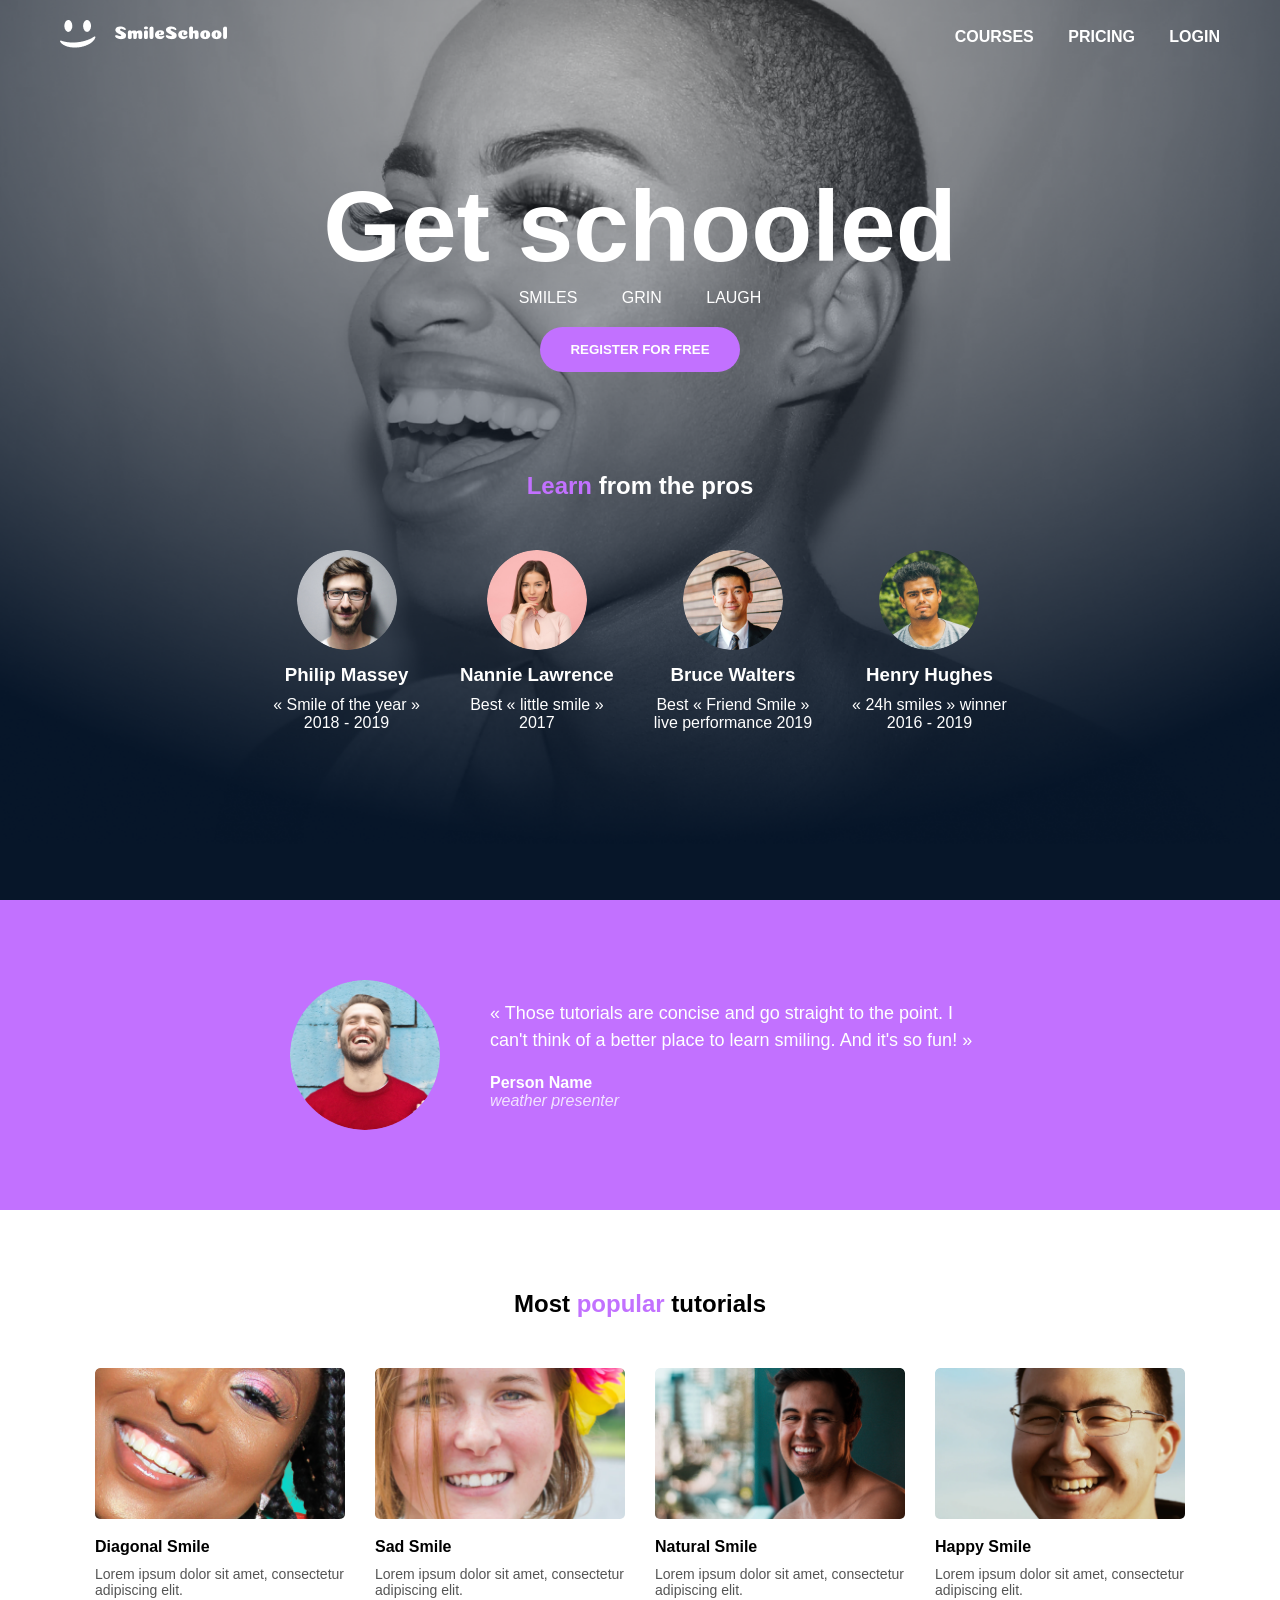
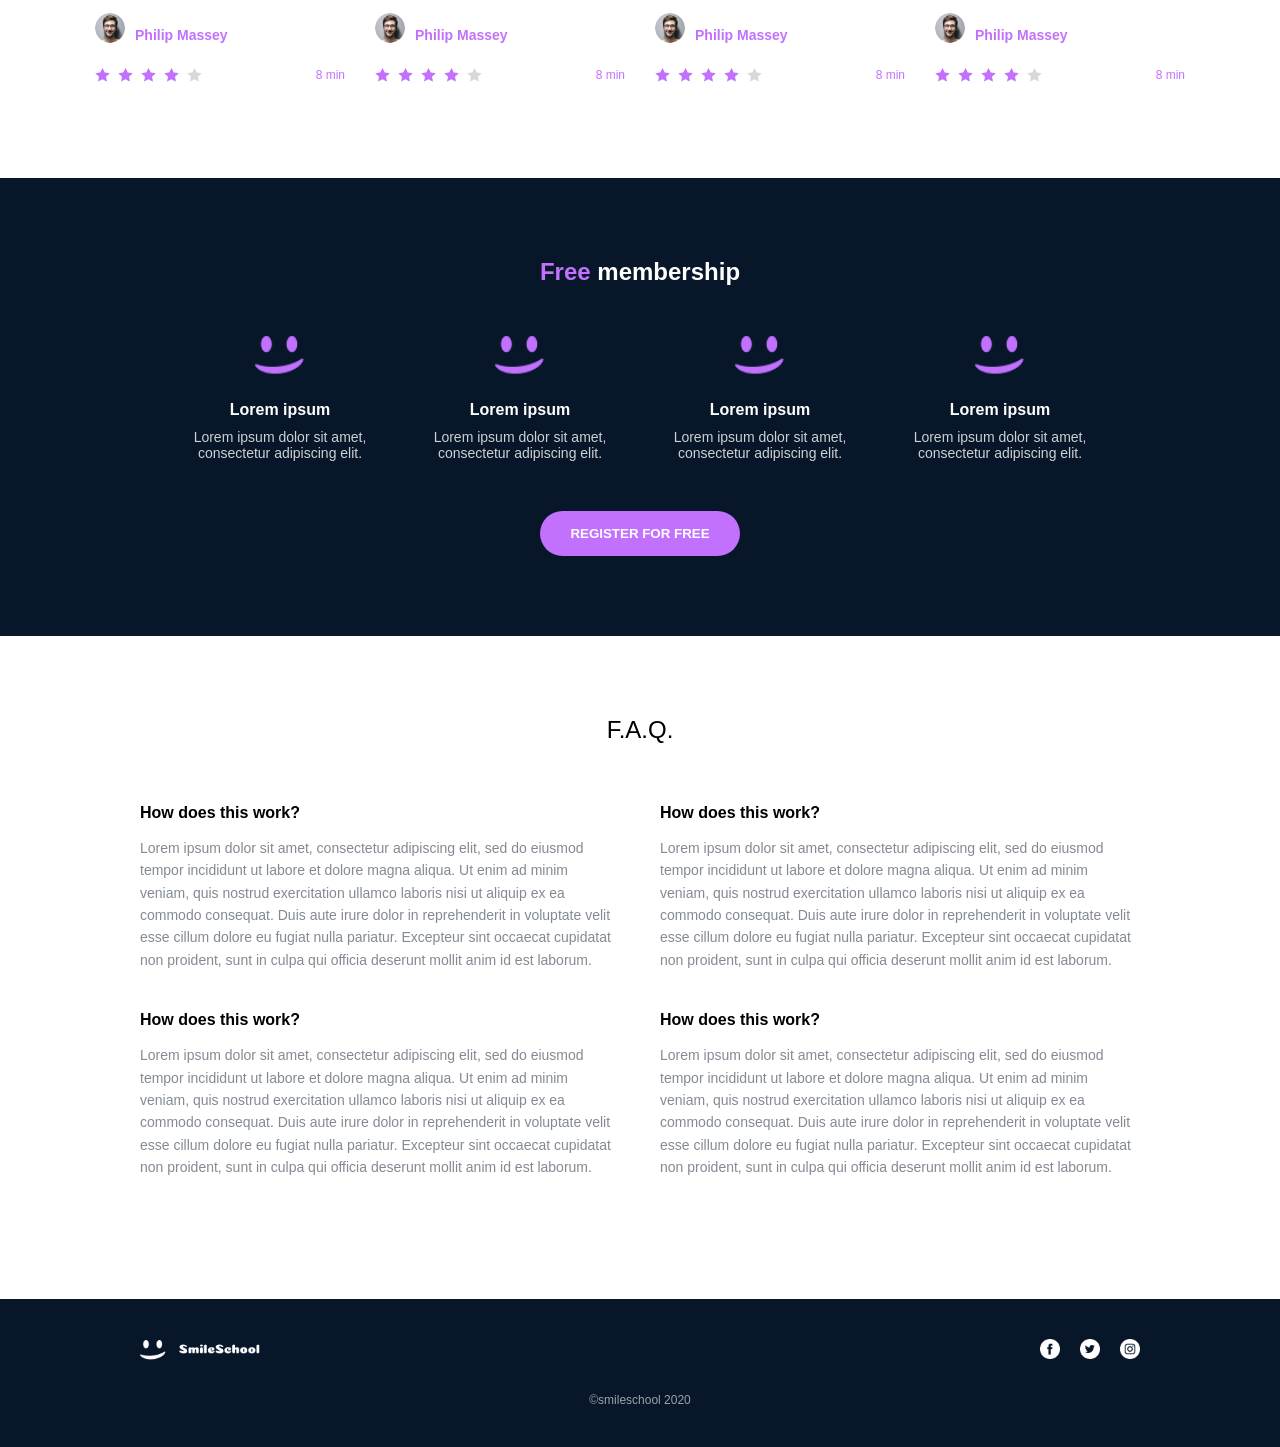
<file: css_advanced/index.html>
<!DOCTYPE html> 
<html lang="en">

<head>
    <meta charset="UTF-8">
    <meta name="viewport" content="width=device-width, initial-scale=1.0">
    <link rel="stylesheet" href="styles.css">
    <title>SmileSchool</title>
</head>

<body>

    <!-- Header -->
    <header class="header">
        <a href="#">
            <img src="assets/logo.png" alt="Logo">
        </a>

        <nav>
            <a href="#">COURSES</a>
            <a href="#">PRICING</a>
            <a href="#">LOGIN</a>
        </nav>
    </header>

    <!-- MAIN -->
    <main>
        <section class="hero">

            <!-- HERO / BANNER -->
            <div class="hero-content">
                <h1>Get schooled</h1>

                <p><span>SMILES</span> <span>GRIN</span> <span>LAUGH</span></p>

                <button>REGISTER FOR FREE</button>
            </div>

            <!-- PROS SECTION -->
            <div class="pros">
                <h2><span class="learn">Learn</span> from the pros</h2>

                <div class="pros-list">
                    <!-- Person 1 -->
                    <div class="pro">
                        <img src="assets/philip.png" alt="Philip Massey">
                        <h3>Philip Massey</h3>
                        <p>« Smile of the year »<br>2018 - 2019</p>
                    </div>

                    <!-- Person 2 -->
                    <div class="pro">
                        <img src="assets/nannie.png" alt="Nannie Lawrence">
                        <h3>Nannie Lawrence</h3>
                        <p>Best « little smile »<br>2017</p>
                    </div>

                    <!-- Person 3 -->
                    <div class="pro">
                        <img src="assets/bruce.png" alt="Bruce Walters">
                        <h3>Bruce Walters</h3>
                        <p>Best « Friend Smile »<br>live performance 2019</p>
                    </div>

                    <!-- Person 4 -->
                    <div class="pro">
                        <img src="assets/henry.png" alt="Henry Hughes">
                        <h3>Henry Hughes</h3>
                        <p>« 24h smiles » winner<br>2016 - 2019</p>
                    </div>
                </div>
            </div>

        </section>
        <section class="quote">
    <div class="quote-container">
        <!-- Image -->
        <img src="assets/person.png" alt="Person Name">

        <!-- Text block -->
        <div class="quote-text">
            <blockquote>
                « Those tutorials are concise and go straight to the point. I can't think of a better place to learn smiling. And it's so fun! »
            </blockquote>

            <p class="author">Person Name</p>
            <p class="job">weather presenter</p>
        </div>
    </div>
</section>
<section class="videos">
    <h1>Most <span>popular</span> tutorials</h1>

    <div class="videos-list">

        <!-- Video 1 -->
        <div class="video">
            <img src="assets/video1.png" alt="Diagonal Smile">

            <h2>Diagonal Smile</h2>
            <p>Lorem ipsum dolor sit amet, consectetur adipiscing elit.</p>

            <!-- Author -->
            <div class="video-author">
                <img src="assets/philip.png" alt="Philip Massey">
                <h3>Philip Massey</h3>
            </div>

            <!-- Rating -->
            <div class="video-rating">
                <div>
                    <img src="assets/rating.png" alt="star">
                </div>
                <p>8 min</p>
            </div>
        </div>

        <!-- Video 2 -->
        <div class="video">
            <img src="assets/video2.png" alt="Sad Smile">

            <h2>Sad Smile</h2>
            <p>Lorem ipsum dolor sit amet, consectetur adipiscing elit.</p>

            <div class="video-author">
                <img src="assets/philip.png" alt="Philip Massey">
                <h3>Philip Massey</h3>
            </div>

            <div class="video-rating">
                <div>
                    <img src="assets/rating.png" alt="star">
                </div>
                <p>8 min</p>
            </div>
        </div>

        <!-- Video 3 -->
        <div class="video">
            <img src="assets/video3.png" alt="Natural Smile">

            <h2>Natural Smile</h2>
            <p>Lorem ipsum dolor sit amet, consectetur adipiscing elit.</p>

            <div class="video-author">
                <img src="assets/philip.png" alt="Philip Massey">
                <h3>Philip Massey</h3>
            </div>

            <div class="video-rating">
                <div>
                    <img src="assets/rating.png" alt="star">
                </div>
                <p>8 min</p>
            </div>
        </div>

        <!-- Video 4 -->
        <div class="video">
            <img src="assets/video4.png" alt="Happy Smile">

            <h2>Happy Smile</h2>
            <p>Lorem ipsum dolor sit amet, consectetur adipiscing elit.</p>

            <div class="video-author">
                <img src="assets/philip.png" alt="Philip Massey">
                <h3>Philip Massey</h3>
            </div>

            <div class="video-rating">
                <div>
                    <img src="assets/rating.png" alt="star">
                </div>
                <p>8 min</p>
            </div>
        </div>

    </div>
</section>
<section class="membership">
    <h1><span>Free</span> membership</h1>

    <div class="membership-list">

        <!-- Item 1 -->
        <div class="membership-item">
            <img src="assets/smile.png" alt="logo">
            <h2>Lorem ipsum</h2>
            <p>Lorem ipsum dolor sit amet, consectetur adipiscing elit.</p>
        </div>

        <!-- Item 2 -->
        <div class="membership-item">
            <img src="assets/smile.png" alt="logo">
            <h2>Lorem ipsum</h2>
            <p>Lorem ipsum dolor sit amet, consectetur adipiscing elit.</p>
        </div>

        <!-- Item 3 -->
        <div class="membership-item">
            <img src="assets/smile.png" alt="logo">
            <h2>Lorem ipsum</h2>
            <p>Lorem ipsum dolor sit amet, consectetur adipiscing elit.</p>
        </div>

        <!-- Item 4 -->
        <div class="membership-item">
            <img src="assets/smile.png" alt="logo">
            <h2>Lorem ipsum</h2>
            <p>Lorem ipsum dolor sit amet, consectetur adipiscing elit.</p>
        </div>

    </div>

    <button>REGISTER FOR FREE</button>
</section>
<section class="faq">
    <h1>F.A.Q.</h1>

    <div class="faq-container">
        <div class="faq-row">
            <!-- Item 1 -->
            <div class="faq-item">
                <h2>How does this work?</h2>
                <p>
                    Lorem ipsum dolor sit amet, consectetur adipiscing elit, sed do eiusmod tempor incididunt ut labore et dolore magna aliqua. Ut enim ad minim veniam, quis nostrud exercitation ullamco laboris nisi ut aliquip ex ea commodo consequat. Duis aute irure dolor in reprehenderit in voluptate velit esse cillum dolore eu fugiat nulla pariatur. Excepteur sint occaecat cupidatat non proident, sunt in culpa qui officia deserunt mollit anim id est laborum.
                </p>
            </div>

            <!-- Item 2 -->
            <div class="faq-item">
                <h2>How does this work?</h2>
                <p>
                    Lorem ipsum dolor sit amet, consectetur adipiscing elit, sed do eiusmod tempor incididunt ut labore et dolore magna aliqua. Ut enim ad minim veniam, quis nostrud exercitation ullamco laboris nisi ut aliquip ex ea commodo consequat. Duis aute irure dolor in reprehenderit in voluptate velit esse cillum dolore eu fugiat nulla pariatur. Excepteur sint occaecat cupidatat non proident, sunt in culpa qui officia deserunt mollit anim id est laborum.
                </p>
            </div>
        </div>
        <div class="faq-row">
            <!-- Item 3 -->
            <div class="faq-item">
                <h2>How does this work?</h2>
                <p>
                    Lorem ipsum dolor sit amet, consectetur adipiscing elit, sed do eiusmod tempor incididunt ut labore et dolore magna aliqua. Ut enim ad minim veniam, quis nostrud exercitation ullamco laboris nisi ut aliquip ex ea commodo consequat. Duis aute irure dolor in reprehenderit in voluptate velit esse cillum dolore eu fugiat nulla pariatur. Excepteur sint occaecat cupidatat non proident, sunt in culpa qui officia deserunt mollit anim id est laborum.
                </p>
            </div>

            <!-- Item 4 -->
            <div class="faq-item">
                <h2>How does this work?</h2>
                <p>
                    Lorem ipsum dolor sit amet, consectetur adipiscing elit, sed do eiusmod tempor incididunt ut labore et dolore magna aliqua. Ut enim ad minim veniam, quis nostrud exercitation ullamco laboris nisi ut aliquip ex ea commodo consequat. Duis aute irure dolor in reprehenderit in voluptate velit esse cillum dolore eu fugiat nulla pariatur. Excepteur sint occaecat cupidatat non proident, sunt in culpa qui officia deserunt mollit anim id est laborum.
                </p>
            </div>
        </div>
    </div>
</section>
    </main>
    <footer class="footer">
    <div class="footer-container">
        <div class="footer-top">
            <img src="assets/logo.png" alt="Logo">

            <!-- Social links -->
            <div class="socials">
                <a href="#">
                    <img src="assets/facebook.png" alt="Facebook">
                </a>
                <a href="#">
                    <img src="assets/twitter.png" alt="Twitter">
                </a>
                <a href="#">
                    <img src="assets/instagram.png" alt="Instagram">
                </a>
            </div>
        </div>
        <p>©smileschool 2020</p>
    </div>
</footer>
</file>
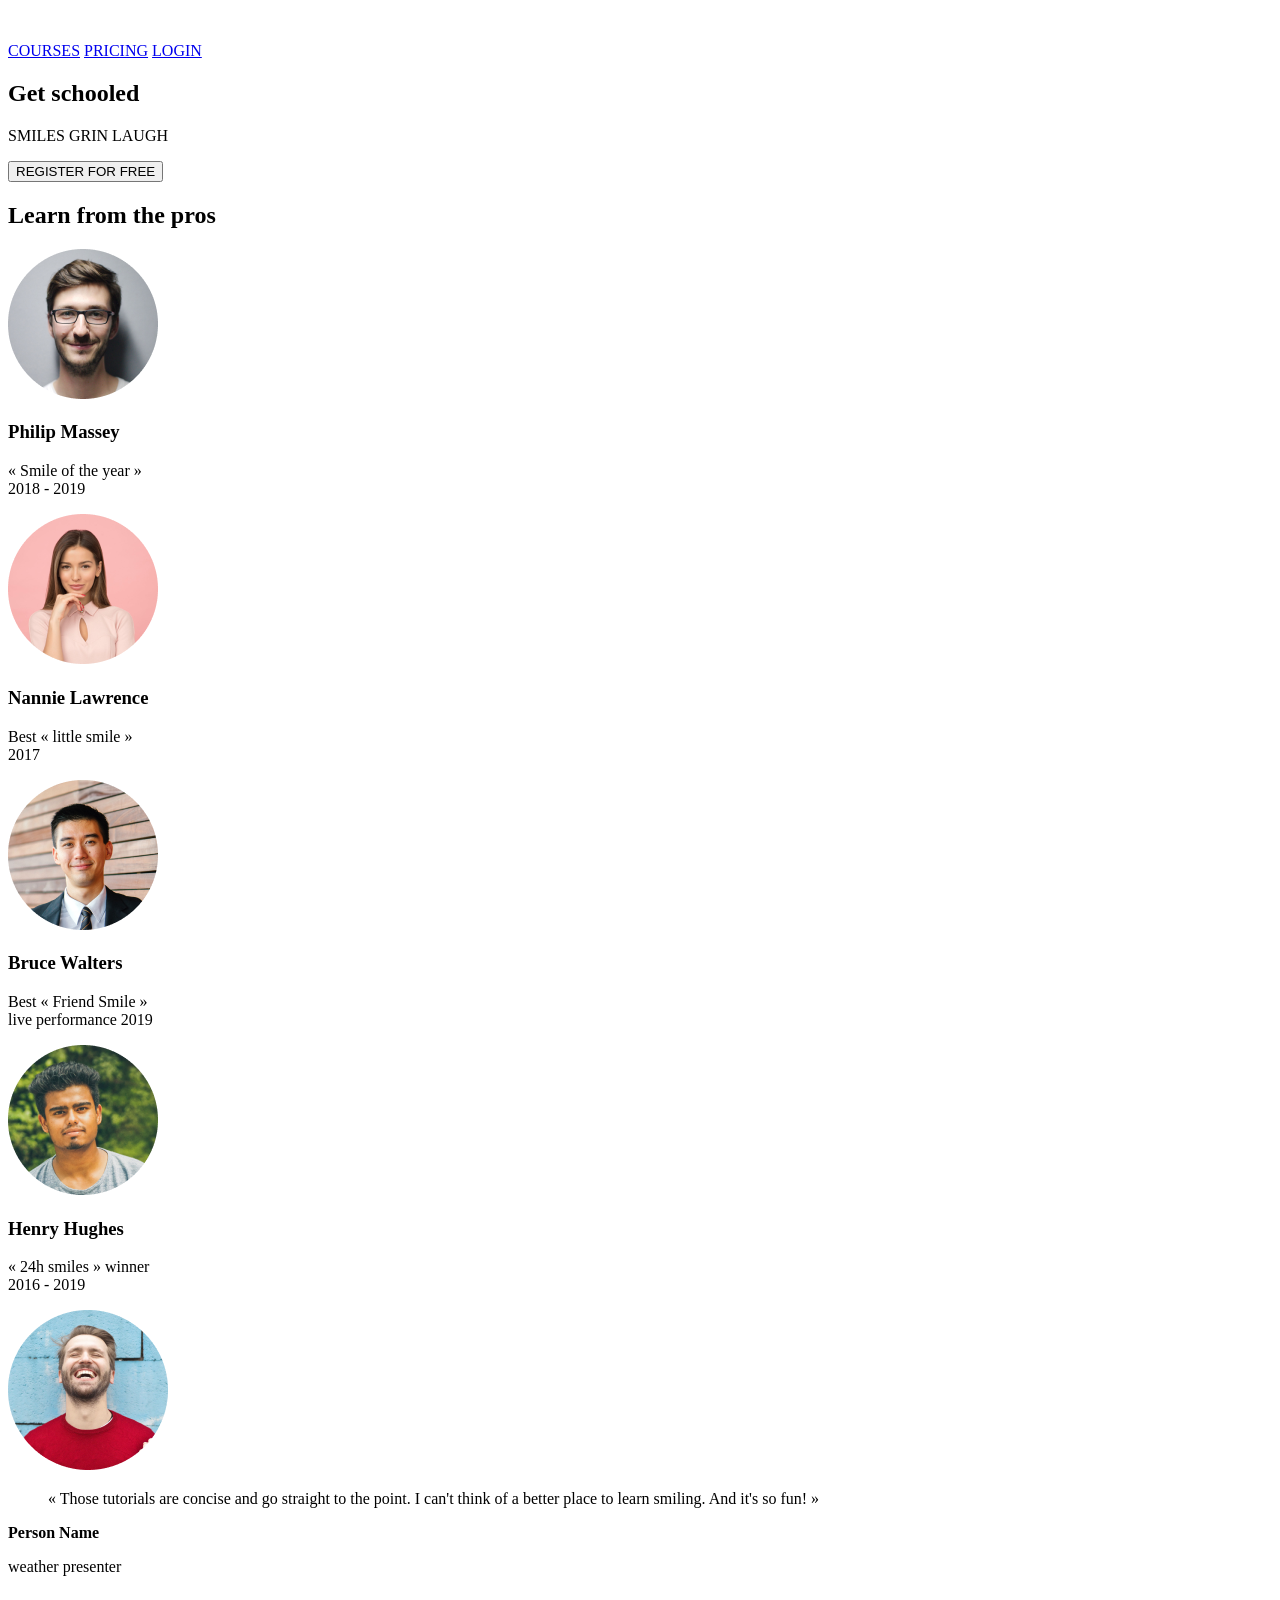
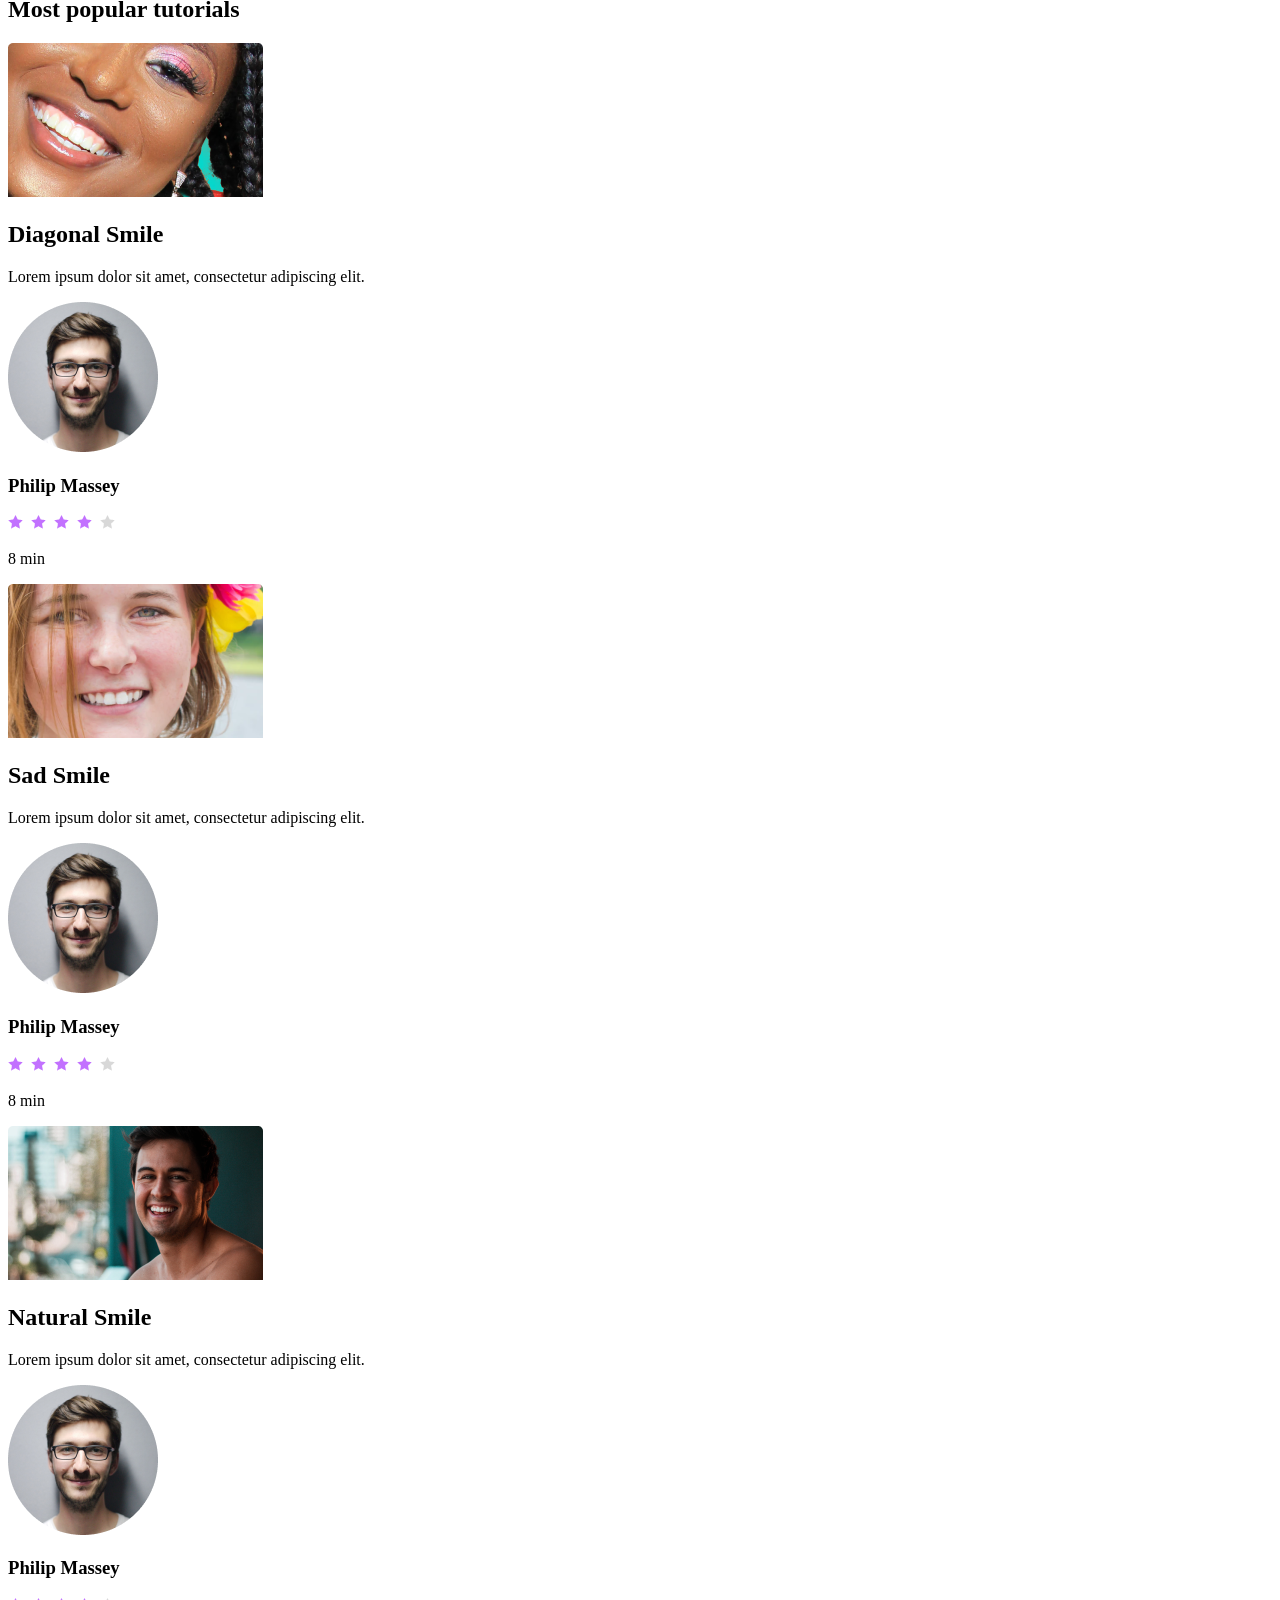
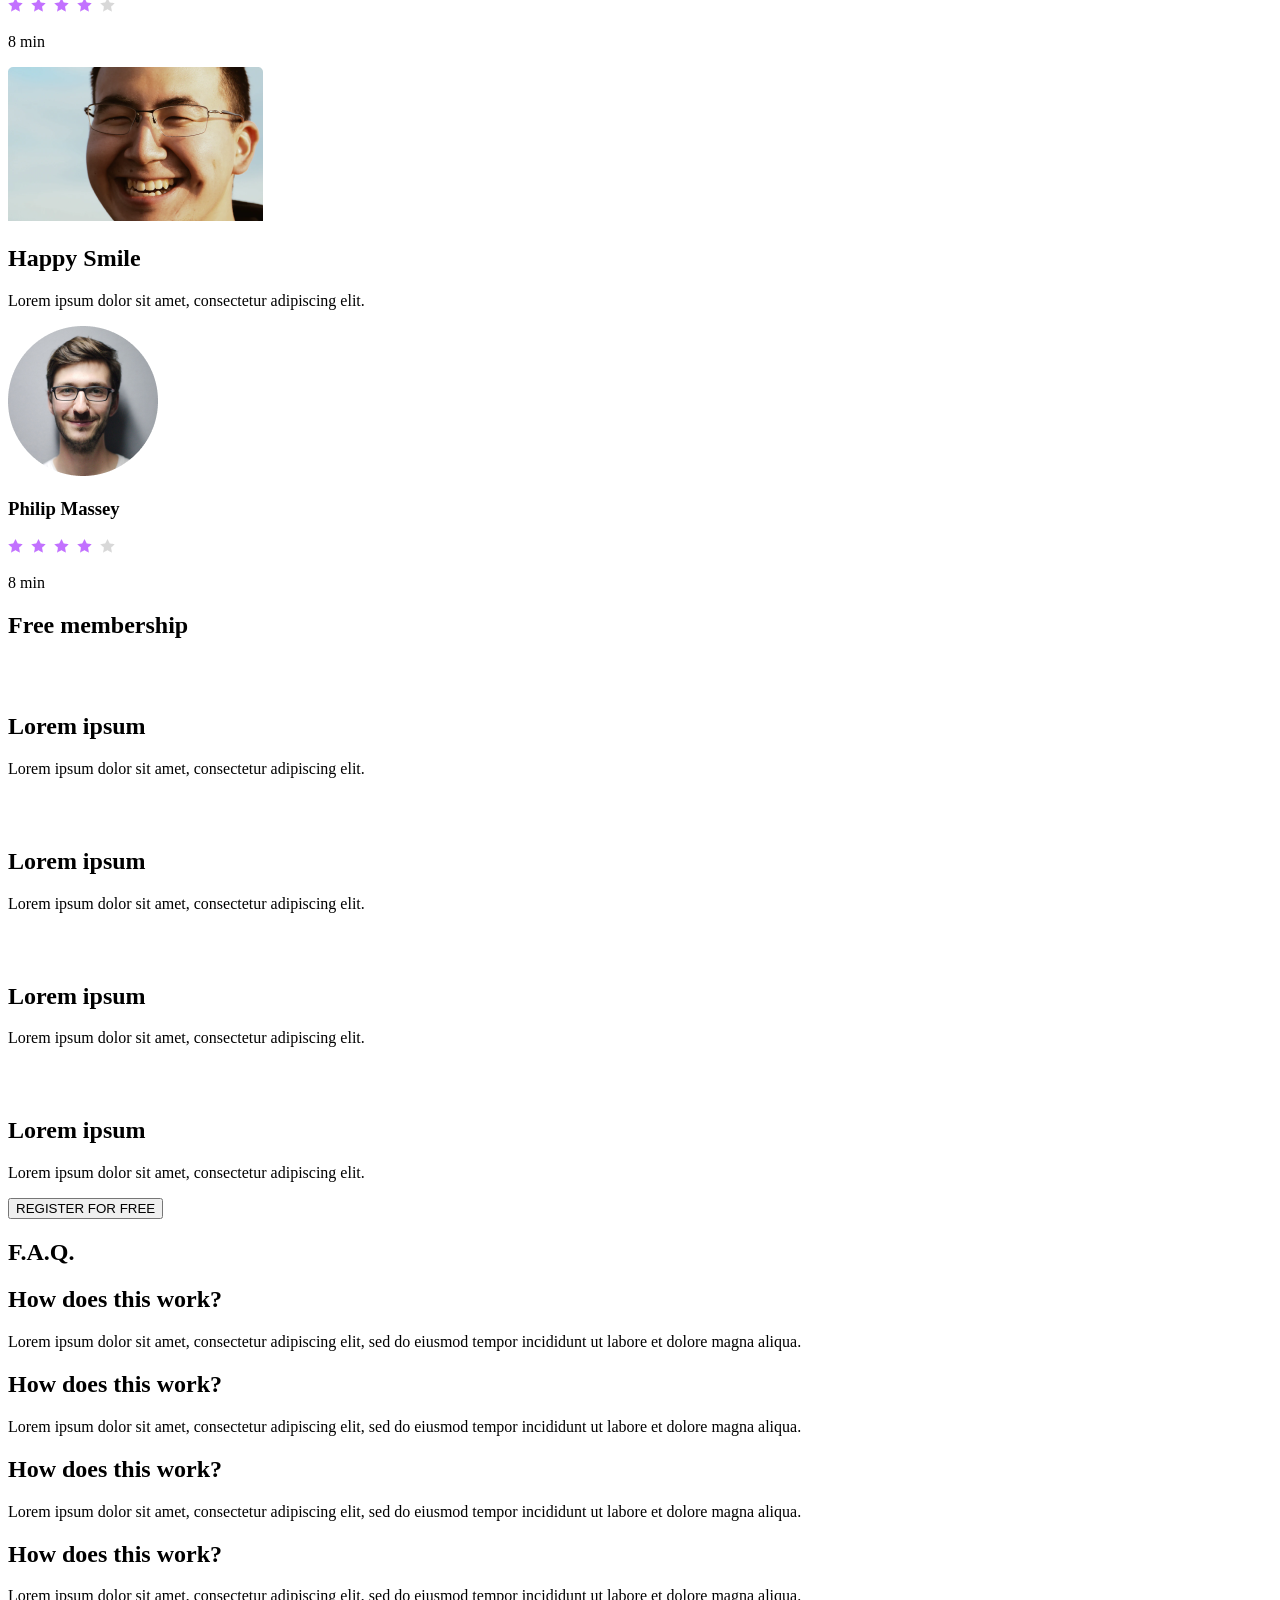
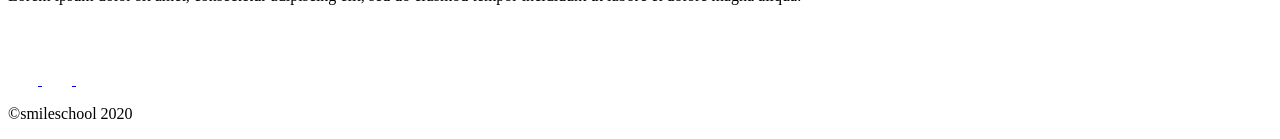
<file: html_advanced/index.html>
<!DOCTYPE html> 
<html lang="en">

<head>
    <meta charset="UTF-8">
    <meta name="viewport" content="width=device-width, initial-scale=1.0">
    <title>SmileSchool</title>
</head>

<body>

    <!-- Header -->
    <header>
        <a href="#">
            <img src="assets/logo.png" alt="Logo">
        </a>

        <nav>
            <a href="#">COURSES</a>
            <a href="#">PRICING</a>
            <a href="#">LOGIN</a>
        </nav>
    </header>

    <!-- MAIN -->
    <main>
        <section>

            <!-- HERO / BANNER -->
            <div>
                <h1>Get schooled</h1>

                <p>SMILES GRIN LAUGH</p>

                <button>REGISTER FOR FREE</button>
            </div>

            <!-- PROS SECTION -->
            <div>
                <h2>Learn from the pros</h2>

                <div>
                    <!-- Person 1 -->
                    <div>
                        <img src="assets/philip.png" alt="Philip Massey">
                        <h3>Philip Massey</h3>
                        <p>« Smile of the year »<br>2018 - 2019</p>
                    </div>

                    <!-- Person 2 -->
                    <div>
                        <img src="assets/nannie.png" alt="Nannie Lawrence">
                        <h3>Nannie Lawrence</h3>
                        <p>Best « little smile »<br>2017</p>
                    </div>

                    <!-- Person 3 -->
                    <div>
                        <img src="assets/bruce.png" alt="Bruce Walters">
                        <h3>Bruce Walters</h3>
                        <p>Best « Friend Smile »<br>live performance 2019</p>
                    </div>

                    <!-- Person 4 -->
                    <div>
                        <img src="assets/henry.png" alt="Henry Hughes">
                        <h3>Henry Hughes</h3>
                        <p>« 24h smiles » winner<br>2016 - 2019</p>
                    </div>
                </div>
            </div>

        </section>
        <section>
    <div>
        <!-- Image -->
        <img src="assets/person.png" alt="Person Name">

        <!-- Text block -->
        <div>
            <blockquote>
                « Those tutorials are concise and go straight to the point. I can't think of a better place to learn smiling. And it's so fun! »
            </blockquote>

            <p><strong>Person Name</strong></p>
            <p>weather presenter</p>
        </div>
    </div>
</section>
<section>
    <h1>Most popular tutorials</h1>

    <div>

        <!-- Video 1 -->
        <div>
            <img src="assets/video1.png" alt="Diagonal Smile">

            <h2>Diagonal Smile</h2>
            <p>Lorem ipsum dolor sit amet, consectetur adipiscing elit.</p>

            <!-- Author -->
            <div>
                <img src="assets/philip.png" alt="Philip Massey">
                <h3>Philip Massey</h3>
            </div>

            <!-- Rating -->
            <div>
                <div>
                    <img src="assets/rating.png" alt="star">
                </div>
                <p>8 min</p>
            </div>
        </div>

        <!-- Video 2 -->
        <div>
            <img src="assets/video2.png" alt="Sad Smile">

            <h2>Sad Smile</h2>
            <p>Lorem ipsum dolor sit amet, consectetur adipiscing elit.</p>

            <div>
                <img src="assets/philip.png" alt="Philip Massey">
                <h3>Philip Massey</h3>
            </div>

            <div>
                <div>
                    <img src="assets/rating.png" alt="star">
                </div>
                <p>8 min</p>
            </div>
        </div>

        <!-- Video 3 -->
        <div>
            <img src="assets/video3.png" alt="Natural Smile">

            <h2>Natural Smile</h2>
            <p>Lorem ipsum dolor sit amet, consectetur adipiscing elit.</p>

            <div>
                <img src="assets/philip.png" alt="Philip Massey">
                <h3>Philip Massey</h3>
            </div>

            <div>
                <div>
                    <img src="assets/rating.png" alt="star">
                </div>
                <p>8 min</p>
            </div>
        </div>

        <!-- Video 4 -->
        <div>
            <img src="assets/video4.png" alt="Happy Smile">

            <h2>Happy Smile</h2>
            <p>Lorem ipsum dolor sit amet, consectetur adipiscing elit.</p>

            <div>
                <img src="assets/philip.png" alt="Philip Massey">
                <h3>Philip Massey</h3>
            </div>

            <div>
                <div>
                    <img src="assets/rating.png" alt="star">
                </div>
                <p>8 min</p>
            </div>
        </div>

    </div>
</section>
<section>
    <h1>Free membership</h1>

    <div>

        <!-- Item 1 -->
        <div>
            <img src="assets/logo.png" alt="logo">
            <h2>Lorem ipsum</h2>
            <p>Lorem ipsum dolor sit amet, consectetur adipiscing elit.</p>
        </div>

        <!-- Item 2 -->
        <div>
            <img src="assets/logo.png" alt="logo">
            <h2>Lorem ipsum</h2>
            <p>Lorem ipsum dolor sit amet, consectetur adipiscing elit.</p>
        </div>

        <!-- Item 3 -->
        <div>
            <img src="assets/logo.png" alt="logo">
            <h2>Lorem ipsum</h2>
            <p>Lorem ipsum dolor sit amet, consectetur adipiscing elit.</p>
        </div>

        <!-- Item 4 -->
        <div>
            <img src="assets/logo.png" alt="logo">
            <h2>Lorem ipsum</h2>
            <p>Lorem ipsum dolor sit amet, consectetur adipiscing elit.</p>
        </div>

    </div>

    <button>REGISTER FOR FREE</button>
</section>
<section>
    <h1>F.A.Q.</h1>

    <div>
        <div>
            <!-- Item 1 -->
            <div>
                <h2>How does this work?</h2>
                <p>
                    Lorem ipsum dolor sit amet, consectetur adipiscing elit,
                    sed do eiusmod tempor incididunt ut labore et dolore magna aliqua.
                </p>
            </div>

            <!-- Item 2 -->
            <div>
                <h2>How does this work?</h2>
                <p>
                    Lorem ipsum dolor sit amet, consectetur adipiscing elit,
                    sed do eiusmod tempor incididunt ut labore et dolore magna aliqua.
                </p>
            </div>
        </div>
        <div>
            <!-- Item 3 -->
            <div>
                <h2>How does this work?</h2>
                <p>
                    Lorem ipsum dolor sit amet, consectetur adipiscing elit,
                    sed do eiusmod tempor incididunt ut labore et dolore magna aliqua.
                </p>
            </div>

            <!-- Item 4 -->
            <div>
                <h2>How does this work?</h2>
                <p>
                    Lorem ipsum dolor sit amet, consectetur adipiscing elit,
                    sed do eiusmod tempor incididunt ut labore et dolore magna aliqua.
                </p>
            </div>
        </div>
    </div>
</section>
    </main>
    <footer>
    <div>
        <div>
            <img src="assets/logo.png" alt="Logo">

            <!-- Social links -->
            <div>
                <a href="#">
                    <img src="assets/facebook.png" alt="Facebook">
                </a>
                <a href="#">
                    <img src="assets/twitter.png" alt="Twitter">
                </a>
                <a href="#">
                    <img src="assets/instagram.png" alt="Instagram">
                </a>
            </div>
        </div>
        <p>©smileschool 2020</p>
    </div>
</footer>
</body>
</html>
</file>
<file: css_advanced/styles.css>
/* RESET */
* {
    margin: 0;
    padding: 0;
    box-sizing: border-box;
}

/* BODY */
body {
    font-family: Arial, sans-serif;
}

/* ================= HEADER ================= */

.header {
    display: flex;
    justify-content: space-between;
    align-items: center;
    padding: 20px 60px;
    position: absolute;
    width: 100%;
}

.header nav a {
    margin-left: 30px;
    text-decoration: none;
    color: white;
    font-weight: bold;
}

/* ================= HERO ================= */

.hero {
    background: url("assets/background-hero.png") no-repeat center/cover;
    height: 100vh;
    color: white;
    display: flex;
    flex-direction: column;
    justify-content: center;
    text-align: center;
}

/* HERO TEXT */

.hero-content h1 {
    font-size: 100px;
    margin-bottom: 5px;
}

.hero-content p {
    margin-bottom: 20px;
    word-spacing: 40px;
    font-size: 16px;
}

.hero-content button {
    background: #C271FF;
    border: none;
    padding: 15px 30px;
    color: white;
    border-radius: 25px;
    font-weight: bold;
    cursor: pointer;
}

/* ================= PROS ================= */

.pros {
    margin-top: 100px;
}

.learn {
    color: #C271FF;
}
.pros h2 {
    margin-bottom: 50px;
}

.pros > div {
    display: flex;
    justify-content: center;
    gap: 40px;
}

.pros img {
    width: 100px;
    border-radius: 50%;
}

.pro p {
    margin-top: 10px;
    font-size: 16px;
}

.pro img {
    margin-bottom: 10px;
}

/* ================= QUOTE ================= */

.quote {
    background: #C271FF;
    color: white;
    padding: 80px 0;
}

.quote-container {
    display: flex;
    align-items: center;
    justify-content: center;
    gap: 50px;
    max-width: 1000px;
    margin: 0 auto;
}

/* Image */
.quote-container img {
    width: 150px;
    border-radius: 50%;
}

.quote-text {
    max-width: 500px;
}

.quote-text blockquote {
    font-size: 18px;
    line-height: 1.5;
    margin-bottom: 20px;
}

.quote-text .author {
    font-weight: bold;
}

.quote-text .job {
    font-style: italic;
    opacity: 0.8;
}
/* ================= VIDEOS ================= */

.videos {
    padding: 80px 0;
    text-align: center;
}

.videos h1 {
    margin-bottom: 50px;
}

.videos h1 span {
    color: #C271FF;
}

/* LIST */

.videos-list {
    display: flex;
    justify-content: center;
    gap: 30px;
    max-width: 1100px;
    margin: 0 auto;
}

/* CARD */

.video {
    width: 250px;
    text-align: left;
}

/* IMAGE */

.video img {
    width: 100%;
    border-radius: 5px;
    margin-bottom: 15px;
}

/* TITLE */

.video h2 {
    font-size: 16px;
    margin-bottom: 10px;
}

/* TEXT */

.video p {
    font-size: 14px;
    margin-bottom: 15px;
    color: #555;
}

/* AUTHOR */

.video-author {
    display: flex;
    align-items: center;
    gap: 10px;
    margin-bottom: 10px;
}

.video-author img {
    width: 30px;
    border-radius: 50%;
}

.video-author h3 {
    font-size: 14px;
    color: #C271FF;
}

/* RATING */

.video-rating {
    display: flex;
    justify-content: space-between;
    align-items: center;
}

.video-rating div {
    display: flex;
    gap: 5px;
}

.video-rating img {
    width: 107px;
    height: 15px;
}

.video-rating p {
    font-size: 12px;
    color: #C271FF;
}

/* ================= MEMBERSHIP ================= */

.membership {
    background: #071629;
    color: white;
    text-align: center;
    padding: 80px 0;
}

.membership h1 {
    margin-bottom: 50px;
}

.membership h1 span {
    color: #C271FF;
}

/* LIST */

.membership-list {
    display: flex;
    justify-content: center;
    gap: 40px;
    max-width: 1000px;
    margin: 0 auto 50px;
}

/* ITEM */

.membership-item {
    width: 200px;
}

/* ICON */

.membership-item img {
    width: 50px;
    margin-bottom: 20px;
}

/* TITLE */

.membership-item h2 {
    font-size: 16px;
    margin-bottom: 10px;
}

/* TEXT */

.membership-item p {
    font-size: 14px;
    opacity: 0.8;
}

/* BUTTON */

.membership button {
    background: #C271FF;
    border: none;
    padding: 15px 30px;
    color: white;
    border-radius: 25px;
    font-weight: bold;
    cursor: pointer;
}

/* ================= FAQ ================= */

.faq {
    padding: 80px 0;
}

.faq h1 {
    text-align: center;
    margin-bottom: 60px;
    font-weight: 100;
}

/* CONTAINER */

.faq-container {
    max-width: 1000px;
    margin: 0 auto;
}

/* ROW */

.faq-row {
    display: flex;
    gap: 40px;
    margin-bottom: 40px;
}

/* ITEM */

.faq-item {
    flex: 1;
}

/* QUESTION */

.faq-item h2 {
    font-size: 16px;
    margin-bottom: 15px;
}

/* TEXT */

.faq-item p {
    font-size: 14px;
    color: #07162980;
    line-height: 1.6;
}

/* ================= FOOTER ================= */

.footer {
    background: #071629;
    color: white;
    padding: 40px 0;
}

/* CONTAINER */

.footer-container {
    max-width: 1000px;
    margin: 0 auto;
    text-align: center;
}

/* TOP PART */

.footer-top {
    display: flex;
    justify-content: space-between;
    align-items: center;
    margin-bottom: 30px;
}

/* LOGO */

.footer-top img {
    width: 120px;
}

/* SOCIALS */

.socials {
    display: flex;
    gap: 20px;
}

.socials img {
    width: 20px;
}

/* TEXT */

.footer p {
    font-size: 12px;
    opacity: 0.6;
}
</file>
